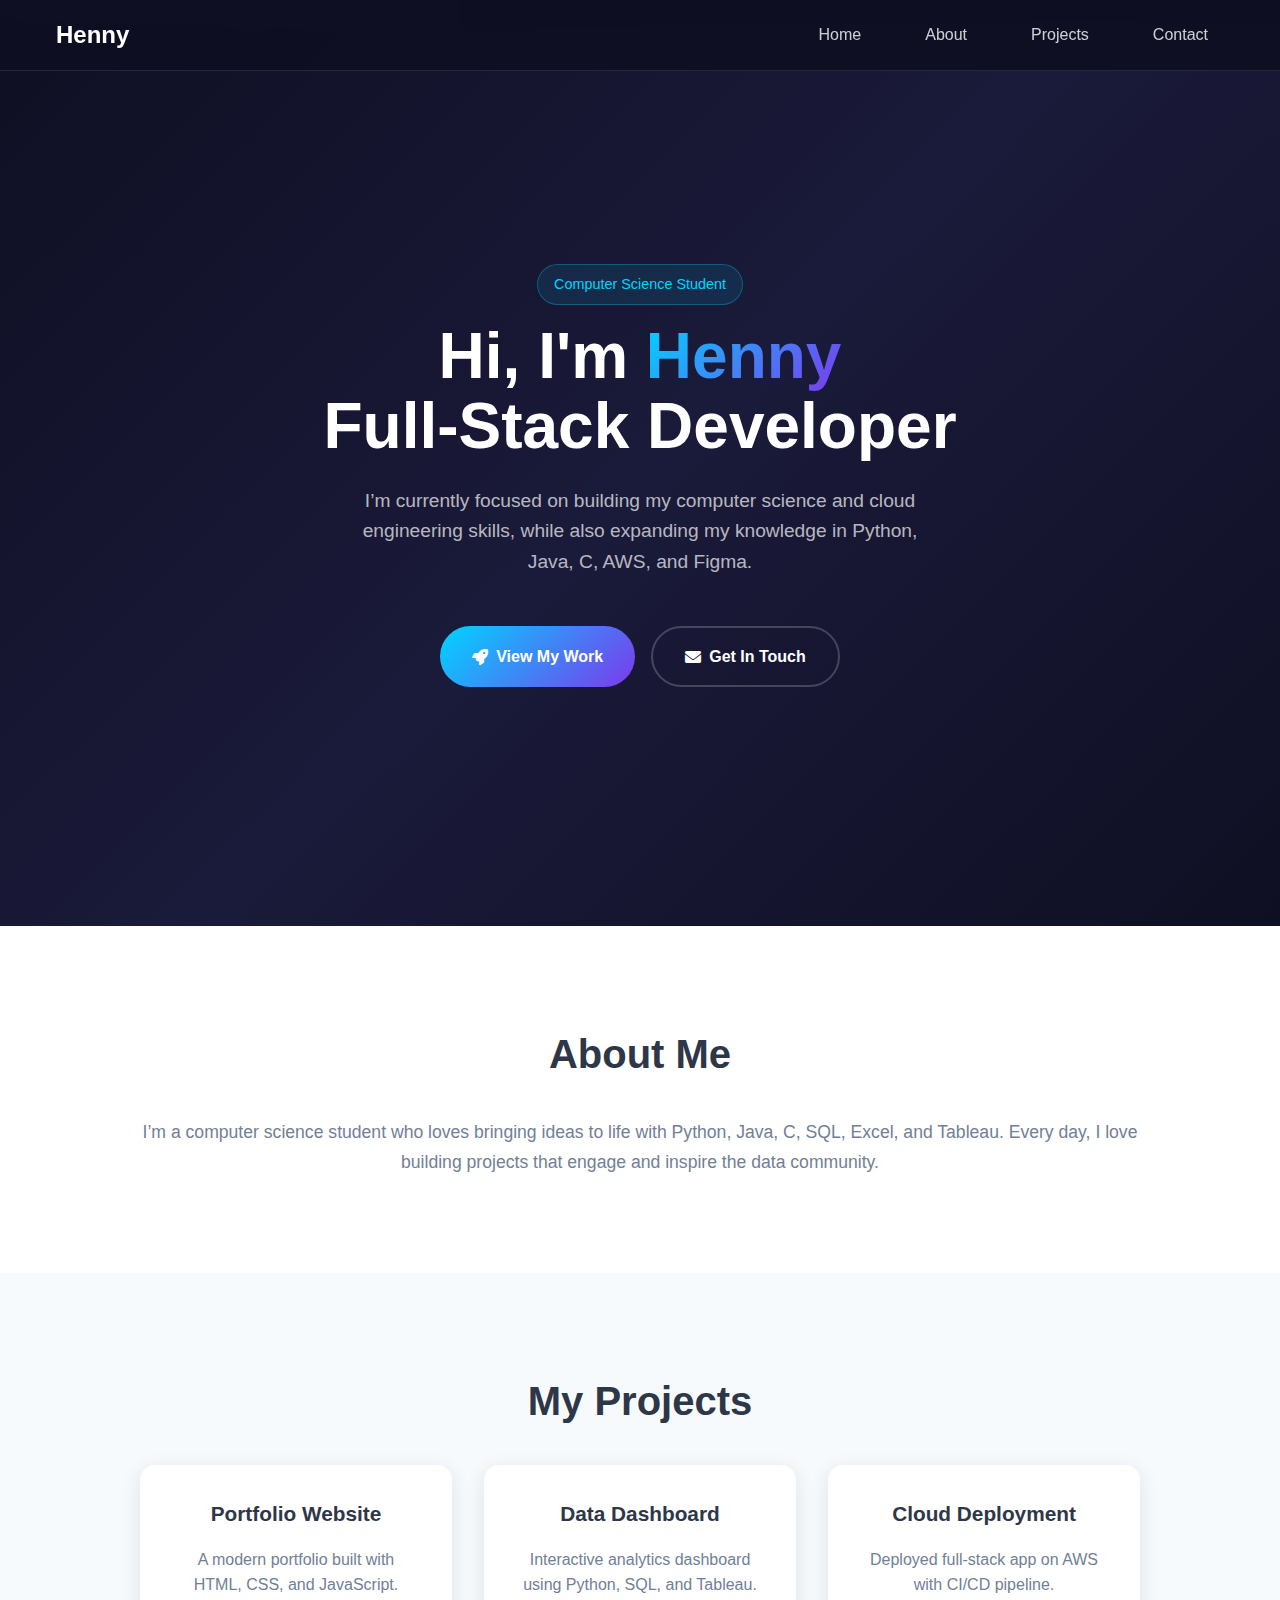
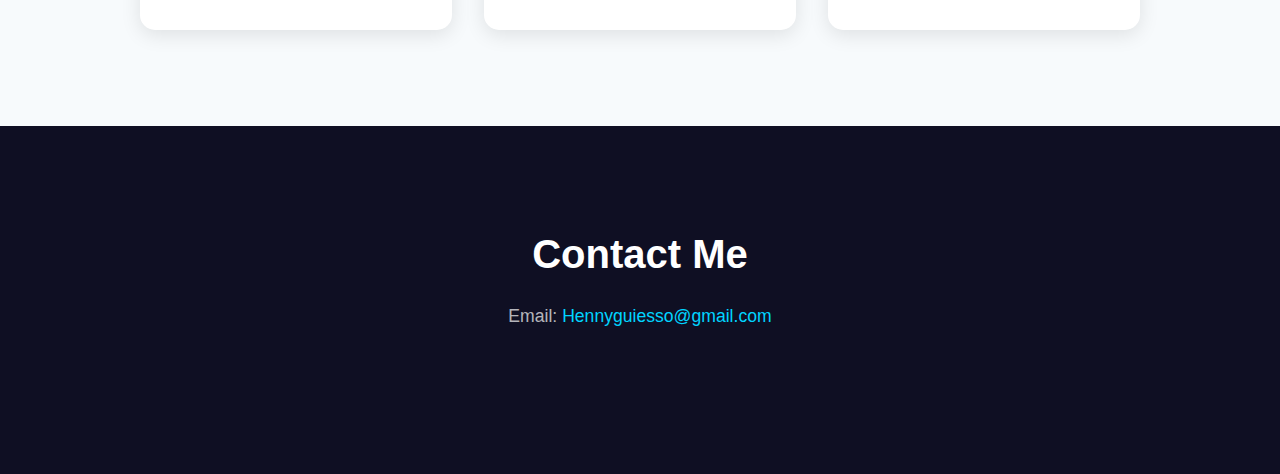
<file: index.html>
/* Here in the  we will have the skeleton/ structure of my website"*/
<!DOCTYPE html>
<html lang="en">
<head>
    <meta charset="UTF-8">
    <meta name="viewport" content="width=device-width, initial-scale=1.0">
    <title>Henny Guiesso - Portfolio</title>
    <link href="https://cdnjs.cloudflare.com/ajax/libs/font-awesome/6.0.0/css/all.min.css" rel="stylesheet">
    <link rel="stylesheet" href="style.css"> 
</head>
<body>
    <!-- Navigation -->
    <nav class="navbar">
        <div class="nav-container">
            <a href="#home" class="logo">Henny</a>
            <ul class="nav-links">
                <li><a href="#home">Home</a></li>
                <li><a href="#about">About</a></li>
                <li><a href="#projects">Projects</a></li>
                <li><a href="#contact">Contact</a></li>
            </ul>
        </div>
    </nav>
    

    <section class="hero" id="home">
        <div class="hero-content">
            <div class="hero-badge">Computer Science Student</div>
            <h1>Hi, I'm <span class="gradient-text">Henny</span><br>Full-Stack Developer</h1>
            <p>I’m currently focused on building my computer science and cloud engineering skills, while also expanding my knowledge in Python, Java, C, AWS, and Figma.</p>
            <div class="hero-buttons">
                <a href="#projects" class="btn btn-primary">
                    <i class="fas fa-rocket"></i> View My Work
                </a>
                <a href="#contact" class="btn btn-secondary">
                    <i class="fas fa-envelope"></i> Get In Touch
                </a>
            </div>
    
        </div>
    </section>

    <section class="about" id="about">
        <div class="section-container">
            <h2>About Me</h2>
            <p>I’m a computer science student who loves bringing ideas to life with Python, Java, C, SQL, Excel, and Tableau. Every day, I love building projects that engage and inspire the data community.</p>
        </div>
    </section>

    <section class="projects" id="projects">
        <div class="section-container">
            <h2>My Projects</h2>
            <div class="projects-grid">
                <div class="project-card">
                    <h3>Portfolio Website</h3>
                    <p>A modern portfolio built with HTML, CSS, and JavaScript.</p>
                </div>
                <div class="project-card">
                    <h3>Data Dashboard</h3>
                    <p>Interactive analytics dashboard using Python, SQL, and Tableau.</p>
                </div>
                <div class="project-card">
                    <h3>Cloud Deployment</h3>
                    <p>Deployed full-stack app on AWS with CI/CD pipeline.</p>
                </div>
            </div>
        </div>
    </section>

    <section class="contact" id="contact">
        <div class="section-container">
            <h2>Contact Me</h2>
            <p>Email: <a href="mailto:Hennyguiesso@gmail.com" style="color: #00d4ff; text-decoration: none;">Hennyguiesso@gmail.com</a></p>
        </div>
    </section>

    <script>
        
    // Smooth scrolling
    document.querySelectorAll('a[href^="#"]').forEach(anchor => {
        anchor.addEventListener('click', function (e) {
            e.preventDefault();
            const target = document.querySelector(this.getAttribute('href'));
            if (target) {
                target.scrollIntoView({
                    behavior: 'smooth',
                    block: 'start'
                });
            }
        });
    });

    // Keyboard navigation (your favorite feature!)
    let currentSection = 0;
    const sections = ['home', 'about', 'projects', 'contact'];
    // Track if the page is currently scrolling
let isScrolling = false;

function scrollToSection(index) {
    if (isScrolling) return; // prevent multiple rapid scrolls
    isScrolling = true;
    
    document.getElementById(sections[index]).scrollIntoView({
        behavior: 'smooth'
    });

    // Wait for the scroll to finish (approximation)
    setTimeout(() => {
        isScrolling = false;
        currentSection = index;
    }, 500); // 500ms matches typical smooth scroll duration
}


    document.addEventListener('keydown', function(event) {
        switch(event.key) {
            case 'ArrowRight':
            case 'ArrowDown':
                event.preventDefault();
                currentSection = (currentSection + 1) % sections.length;
                document.getElementById(sections[currentSection]).scrollIntoView({
                    behavior: 'smooth'
                });
                break;
                
            case 'ArrowLeft':
            case 'ArrowUp':
                event.preventDefault();
                currentSection = (currentSection - 1 + sections.length) % sections.length;
                document.getElementById(sections[currentSection]).scrollIntoView({
                    behavior: 'smooth'
                });
                break;
        }
    });
</script>

</body>
</html>
</file>
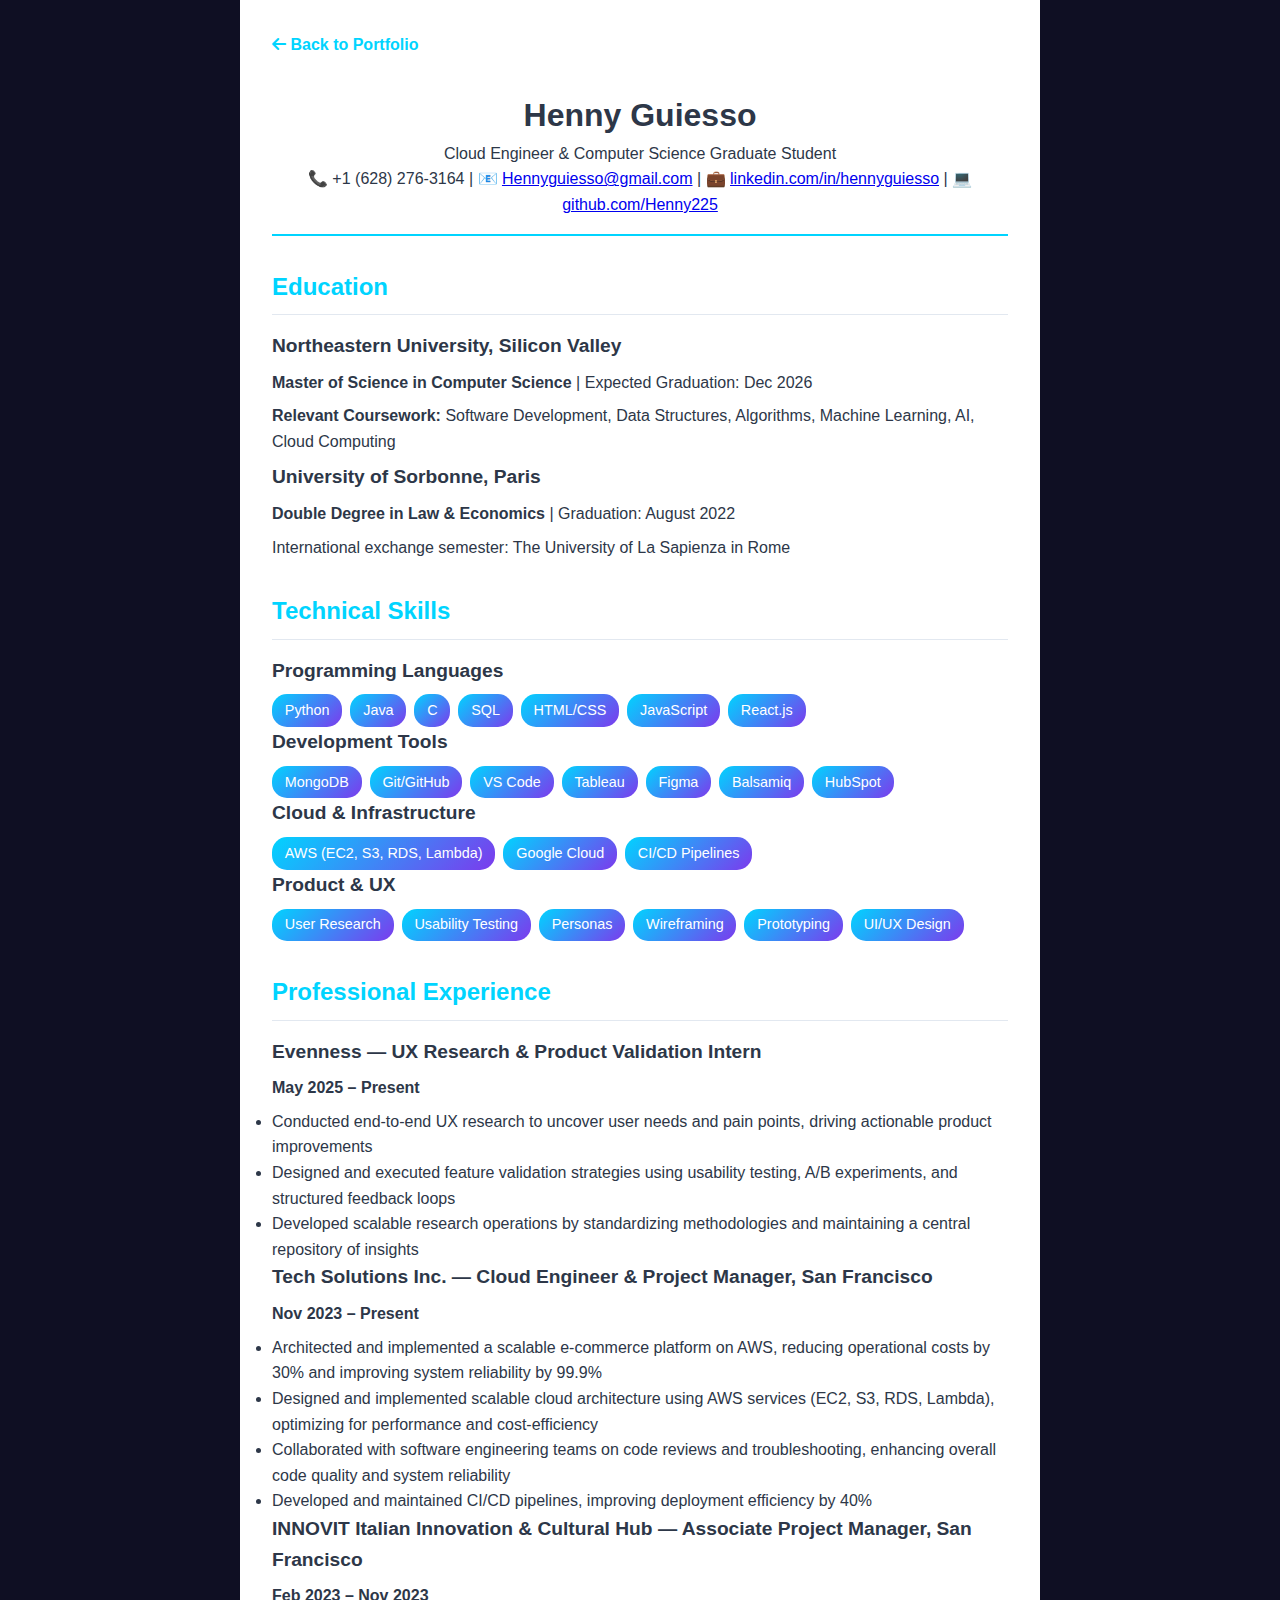
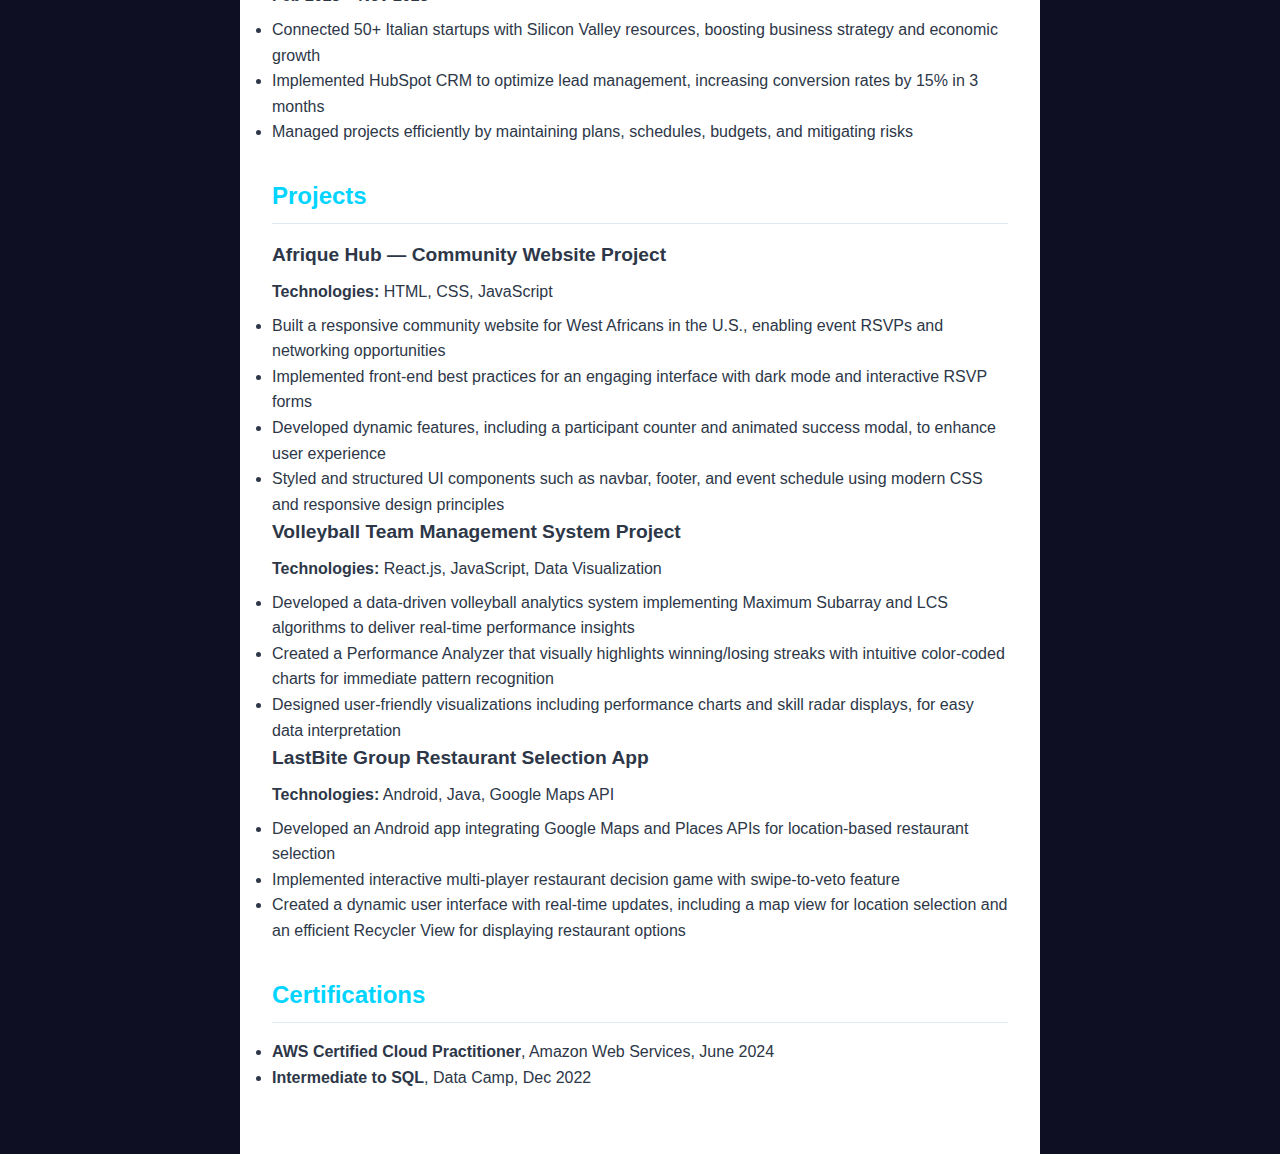
<file: resume.html>
<!DOCTYPE html>
<html lang="en">
<head>
    <meta charset="UTF-8">
    <meta name="viewport" content="width=device-width, initial-scale=1.0">
    <title>Henny Guiesso - Resume</title>
    <link href="https://cdnjs.cloudflare.com/ajax/libs/font-awesome/6.0.0/css/all.min.css" rel="stylesheet" crossorigin="anonymous">
    <link rel="stylesheet" href="style.css">
    <style>
        .resume-container {
            max-width: 800px;
            margin: 0 auto;
            padding: 2rem;
            background: white;
            color: #2d3748;
        }
        .resume-header {
            text-align: center;
            margin-bottom: 2rem;
            padding-bottom: 1rem;
            border-bottom: 2px solid #00d4ff;
        }
        .resume-section {
            margin-bottom: 2rem;
        }
        .resume-section h2 {
            color: #00d4ff;
            font-size: 1.5rem;
            margin-bottom: 1rem;
            border-bottom: 1px solid #e2e8f0;
            padding-bottom: 0.5rem;
        }
        .resume-section h3 {
            color: #2d3748;
            font-size: 1.2rem;
            margin-bottom: 0.5rem;
        }
        .resume-section p {
            margin-bottom: 0.5rem;
            line-height: 1.6;
        }
        .skills-list {
            display: flex;
            flex-wrap: wrap;
            gap: 0.5rem;
        }
        .skill-tag {
            background: linear-gradient(135deg, #00d4ff, #7c3aed);
            color: white;
            padding: 0.3rem 0.8rem;
            border-radius: 15px;
            font-size: 0.9rem;
        }
        .back-link {
            display: inline-block;
            margin-bottom: 2rem;
            color: #00d4ff;
            text-decoration: none;
            font-weight: 600;
        }
        .back-link:hover {
            text-decoration: underline;
        }
        @media print {
            .back-link { display: none; }
            .resume-container { box-shadow: none; }
        }
    </style>
</head>
<body>
    <div class="resume-container">
        <a href="index.html" class="back-link">
            <i class="fas fa-arrow-left"></i> Back to Portfolio
        </a>
        
        <div class="resume-header">
            <h1>Henny Guiesso</h1>
            <p>Cloud Engineer & Computer Science Graduate Student</p>
            <p>📞 +1 (628) 276-3164 | 📧 <a href="mailto:Hennyguiesso@gmail.com">Hennyguiesso@gmail.com</a> | 
               💼 <a href="https://linkedin.com/in/hennyguiesso" target="_blank">linkedin.com/in/hennyguiesso</a> | 
               💻 <a href="https://github.com/Henny225" target="_blank">github.com/Henny225</a></p>
        </div>

        <div class="resume-section">
            <h2>Education</h2>
            
            <h3>Northeastern University, Silicon Valley</h3>
            <p><strong>Master of Science in Computer Science</strong> | Expected Graduation: Dec 2026</p>
            <p><strong>Relevant Coursework:</strong> Software Development, Data Structures, Algorithms, Machine Learning, AI, Cloud Computing</p>
            
            <h3>University of Sorbonne, Paris</h3>
            <p><strong>Double Degree in Law & Economics</strong> | Graduation: August 2022</p>
            <p>International exchange semester: The University of La Sapienza in Rome</p>
        </div>

        <div class="resume-section">
            <h2>Technical Skills</h2>
            
            <h3>Programming Languages</h3>
            <div class="skills-list">
                <span class="skill-tag">Python</span>
                <span class="skill-tag">Java</span>
                <span class="skill-tag">C</span>
                <span class="skill-tag">SQL</span>
                <span class="skill-tag">HTML/CSS</span>
                <span class="skill-tag">JavaScript</span>
                <span class="skill-tag">React.js</span>
            </div>
            
            <h3>Development Tools</h3>
            <div class="skills-list">
                <span class="skill-tag">MongoDB</span>
                <span class="skill-tag">Git/GitHub</span>
                <span class="skill-tag">VS Code</span>
                <span class="skill-tag">Tableau</span>
                <span class="skill-tag">Figma</span>
                <span class="skill-tag">Balsamiq</span>
                <span class="skill-tag">HubSpot</span>
            </div>
            
            <h3>Cloud & Infrastructure</h3>
            <div class="skills-list">
                <span class="skill-tag">AWS (EC2, S3, RDS, Lambda)</span>
                <span class="skill-tag">Google Cloud</span>
                <span class="skill-tag">CI/CD Pipelines</span>
            </div>
            
            <h3>Product & UX</h3>
            <div class="skills-list">
                <span class="skill-tag">User Research</span>
                <span class="skill-tag">Usability Testing</span>
                <span class="skill-tag">Personas</span>
                <span class="skill-tag">Wireframing</span>
                <span class="skill-tag">Prototyping</span>
                <span class="skill-tag">UI/UX Design</span>
            </div>
        </div>

        <div class="resume-section">
            <h2>Professional Experience</h2>
            
            <h3>Evenness — UX Research & Product Validation Intern</h3>
            <p><strong>May 2025 – Present</strong></p>
            <ul>
                <li>Conducted end-to-end UX research to uncover user needs and pain points, driving actionable product improvements</li>
                <li>Designed and executed feature validation strategies using usability testing, A/B experiments, and structured feedback loops</li>
                <li>Developed scalable research operations by standardizing methodologies and maintaining a central repository of insights</li>
            </ul>
            
            <h3>Tech Solutions Inc. — Cloud Engineer & Project Manager, San Francisco</h3>
            <p><strong>Nov 2023 – Present</strong></p>
            <ul>
                <li>Architected and implemented a scalable e-commerce platform on AWS, reducing operational costs by 30% and improving system reliability by 99.9%</li>
                <li>Designed and implemented scalable cloud architecture using AWS services (EC2, S3, RDS, Lambda), optimizing for performance and cost-efficiency</li>
                <li>Collaborated with software engineering teams on code reviews and troubleshooting, enhancing overall code quality and system reliability</li>
                <li>Developed and maintained CI/CD pipelines, improving deployment efficiency by 40%</li>
            </ul>
            
            <h3>INNOVIT Italian Innovation & Cultural Hub — Associate Project Manager, San Francisco</h3>
            <p><strong>Feb 2023 – Nov 2023</strong></p>
            <ul>
                <li>Connected 50+ Italian startups with Silicon Valley resources, boosting business strategy and economic growth</li>
                <li>Implemented HubSpot CRM to optimize lead management, increasing conversion rates by 15% in 3 months</li>
                <li>Managed projects efficiently by maintaining plans, schedules, budgets, and mitigating risks</li>
            </ul>
        </div>

        <div class="resume-section">
            <h2>Projects</h2>
            
            <h3>Afrique Hub — Community Website Project</h3>
            <p><strong>Technologies:</strong> HTML, CSS, JavaScript</p>
            <ul>
                <li>Built a responsive community website for West Africans in the U.S., enabling event RSVPs and networking opportunities</li>
                <li>Implemented front-end best practices for an engaging interface with dark mode and interactive RSVP forms</li>
                <li>Developed dynamic features, including a participant counter and animated success modal, to enhance user experience</li>
                <li>Styled and structured UI components such as navbar, footer, and event schedule using modern CSS and responsive design principles</li>
            </ul>
            
            <h3>Volleyball Team Management System Project</h3>
            <p><strong>Technologies:</strong> React.js, JavaScript, Data Visualization</p>
            <ul>
                <li>Developed a data-driven volleyball analytics system implementing Maximum Subarray and LCS algorithms to deliver real-time performance insights</li>
                <li>Created a Performance Analyzer that visually highlights winning/losing streaks with intuitive color-coded charts for immediate pattern recognition</li>
                <li>Designed user-friendly visualizations including performance charts and skill radar displays, for easy data interpretation</li>
            </ul>
            
            <h3>LastBite Group Restaurant Selection App</h3>
            <p><strong>Technologies:</strong> Android, Java, Google Maps API</p>
            <ul>
                <li>Developed an Android app integrating Google Maps and Places APIs for location-based restaurant selection</li>
                <li>Implemented interactive multi-player restaurant decision game with swipe-to-veto feature</li>
                <li>Created a dynamic user interface with real-time updates, including a map view for location selection and an efficient Recycler View for displaying restaurant options</li>
            </ul>
        </div>

        <div class="resume-section">
            <h2>Certifications</h2>
            <ul>
                <li><strong>AWS Certified Cloud Practitioner</strong>, Amazon Web Services, June 2024</li>
                <li><strong>Intermediate to SQL</strong>, Data Camp, Dec 2022</li>
            </ul>
        </div>
    </div>
</body>
</html>
</file>
<file: style.css>
/* this is the "clothes/design " of the website */
/* Reset default styles */

* {
    margin: 0;
    padding: 0;
    box-sizing: border-box;
}

body {
    font-family: 'Segoe UI', Tahoma, Geneva, Verdana, sans-serif;
    line-height: 1.6;
    color: #2d3748;
    background: #0f0f23;
}

/* Navigation */
.navbar {
    background: rgba(15, 15, 35, 0.95);
    backdrop-filter: blur(10px);
    border-bottom: 1px solid rgba(255, 255, 255, 0.1);
    padding: 1rem;
    position: fixed;
    top: 0;
    width: 100%;
    z-index: 1000;
}

.nav-container {
    display: flex;
    justify-content: space-between;
    align-items: center;
    max-width: 1200px;
    margin: 0 auto;
    padding: 0 1rem;
}

.logo {
    color: #fff;
    text-decoration: none;
    font-size: 1.5rem;
    font-weight: 700;
}

.nav-links {
    display: flex;
    list-style: none;
    gap: 2rem;
}

.nav-links a {
    color: rgba(255, 255, 255, 0.8);
    text-decoration: none;
    font-weight: 500;
    transition: all 0.3s ease;
    padding: 0.5rem 1rem;
    border-radius: 20px;
}

.nav-links a:hover {
    color: #00d4ff;
    background: rgba(0, 212, 255, 0.1);
}

/* Hero section */
.hero {
    min-height: 100vh;
    display: flex;
    align-items: center;
    justify-content: center;
    text-align: center;
    background: linear-gradient(135deg, #0f0f23 0%, #1a1a3a 50%, #0f0f23 100%);
    position: relative;
}

.hero-content {
    max-width: 800px;
    z-index: 2;
}

.hero-badge {
    display: inline-block;
    padding: 0.5rem 1rem;
    background: rgba(0, 212, 255, 0.1);
    border: 1px solid rgba(0, 212, 255, 0.3);
    border-radius: 50px;
    color: #00d4ff;
    font-size: 0.9rem;
    font-weight: 500;
    margin-bottom: 1rem;
}

.portfolio-badge {
    display: inline-block;
    padding: 0.3rem 0.8rem;
    background: linear-gradient(135deg, #7c3aed, #00d4ff);
    border-radius: 20px;
    color: white;
    font-size: 0.8rem;
    font-weight: 700;
    letter-spacing: 1px;
    margin-bottom: 1.5rem;
    box-shadow: 0 4px 15px rgba(124, 58, 237, 0.3);
}

.hero h1 {
    color: #fff;
    font-size: clamp(2.5rem, 6vw, 4rem);
    font-weight: 800;
    margin-bottom: 1.5rem;
    line-height: 1.1;
}

.gradient-text {
    background: linear-gradient(135deg, #00d4ff, #7c3aed);
    -webkit-background-clip: text;
    -webkit-text-fill-color: transparent;
    background-clip: text;
}

.hero p {
    color: rgba(255, 255, 255, 0.7);
    font-size: 1.2rem;
    margin-bottom: 3rem;
    max-width: 600px;
    margin-left: auto;
    margin-right: auto;
}

.hero-buttons {
    display: flex;
    gap: 1rem;
    justify-content: center;
    flex-wrap: wrap;
}

.btn {
    padding: 1rem 2rem;
    border-radius: 50px;
    font-weight: 600;
    text-decoration: none;
    transition: all 0.3s ease;
    display: inline-flex;
    align-items: center;
    gap: 0.5rem;
}

.btn-primary {
    background: linear-gradient(135deg, #00d4ff, #7c3aed);
    color: white;
}

.btn-primary:hover {
    transform: translateY(-3px);
    box-shadow: 0 10px 25px rgba(0, 212, 255, 0.3);
}

.btn-secondary {
    background: transparent;
    color: #fff;
    border: 2px solid rgba(255, 255, 255, 0.2);
}

.btn-secondary:hover {
    background: rgba(255, 255, 255, 0.1);
    transform: translateY(-3px);
}

/* Sections */
.about, .projects, .skills, .contact {
    padding: 6rem 2rem;
}

.section-container {
    max-width: 1000px;
    margin: 0 auto;
    text-align: center;
}

/* About section */
.about {
    background: #fff;
}

.about h2 {
    color: #2d3748;
    font-size: 2.5rem;
    font-weight: 800;
    margin-bottom: 2rem;
}

.about p {
    color: #718096;
    font-size: 1.1rem;
    line-height: 1.7;
}

/* Projects section */
.projects {
    background: #f7fafc;
}

/* Skills section */
.skills {
    background: #fff;
}

.skills h2 {
    color: #2d3748;
    font-size: 2.5rem;
    font-weight: 800;
    margin-bottom: 3rem;
}

.skills-grid {
    display: grid;
    grid-template-columns: repeat(auto-fit, minmax(300px, 1fr));
    gap: 2rem;
    margin-top: 2rem;
}

.skill-category {
    background: #f7fafc;
    border-radius: 15px;
    padding: 2rem;
    text-align: left;
}

.skill-category h3 {
    color: #2d3748;
    font-size: 1.3rem;
    font-weight: 700;
    margin-bottom: 1.5rem;
    text-align: center;
}

.skill-items {
    display: flex;
    flex-wrap: wrap;
    gap: 0.75rem;
    justify-content: center;
}

.skill-item {
    display: inline-block;
    padding: 0.5rem 1rem;
    background: linear-gradient(135deg, #00d4ff, #7c3aed);
    color: white;
    border-radius: 25px;
    font-size: 0.9rem;
    font-weight: 600;
    transition: transform 0.2s ease;
}

.skill-item:hover {
    transform: translateY(-2px);
}

.projects h2 {
    color: #2d3748;
    font-size: 2.5rem;
    font-weight: 800;
    margin-bottom: 2rem;
}

.projects-grid {
    display: grid;
    grid-template-columns: repeat(auto-fit, minmax(300px, 1fr));
    gap: 2rem;
    margin-top: 2rem;
}

.project-card {
    background: white;
    border-radius: 15px;
    padding: 2rem;
    box-shadow: 0 5px 20px rgba(0, 0, 0, 0.1);
    transition: transform 0.3s ease;
}

.project-card:hover {
    transform: translateY(-5px);
}

.project-card h3 {
    color: #2d3748;
    font-size: 1.3rem;
    font-weight: 700;
    margin-bottom: 1rem;
}

.project-card p {
    color: #718096;
    line-height: 1.6;
}

/* Project extras: tech badges and links */
.project-desc {
    margin-bottom: 1rem;
}

.project-tech {
    display: flex;
    flex-wrap: wrap;
    gap: 0.5rem;
    margin-bottom: 1rem;
}

.tech-badge {
    display: inline-block;
    padding: 0.35rem 0.65rem;
    border-radius: 999px;
    font-size: 0.8rem;
    font-weight: 600;
    color: #1a202c;
    background: #ebf8ff;
    border: 1px solid #bee3f8;
}

.project-links {
    display: flex;
    gap: 0.75rem;
    margin-top: 0.5rem;
}

.project-link {
    display: inline-flex;
    align-items: center;
    gap: 0.4rem;
    padding: 0.5rem 0.9rem;
    border-radius: 10px;
    text-decoration: none;
    font-weight: 600;
    color: #2d3748;
    background: #edf2f7;
    border: 1px solid #e2e8f0;
    transition: transform 0.2s ease, background 0.2s ease;
}

.project-link:hover {
    transform: translateY(-2px);
    background: #e6f6ff;
}

.project-link.demo {
    color: #fff;
    background: linear-gradient(135deg, #00d4ff, #7c3aed);
    border: none;
}

.project-link.demo:hover {
    box-shadow: 0 8px 20px rgba(0, 212, 255, 0.25);
}

/* Contact section */
.contact {
    background: #0f0f23;
    color: white;
}

.contact h2 {
    color: white;
    font-size: 2.5rem;
    font-weight: 800;
    margin-bottom: 1rem;
}

.contact > .section-container > p {
    color: rgba(255, 255, 255, 0.7);
    font-size: 1.1rem;
    margin-bottom: 3rem;
}

.contact-content {
    display: grid;
    grid-template-columns: 1fr auto;
    gap: 3rem;
    align-items: center;
    max-width: 800px;
    margin: 0 auto;
}

.contact-info {
    text-align: left;
}

.contact-item {
    display: flex;
    align-items: center;
    gap: 1rem;
    margin-bottom: 1.5rem;
    font-size: 1.1rem;
}

.contact-item i {
    color: #00d4ff;
    font-size: 1.3rem;
    width: 20px;
}

.contact-item a {
    color: rgba(255, 255, 255, 0.8);
    text-decoration: none;
    transition: color 0.3s ease;
}

.contact-item a:hover {
    color: #00d4ff;
}

.resume-download {
    text-align: center;
}

/* Resume link in navbar */
.resume-link {
    background: linear-gradient(135deg, #00d4ff, #7c3aed) !important;
    color: white !important;
    padding: 0.5rem 1rem !important;
    border-radius: 20px !important;
    font-weight: 600 !important;
    transition: all 0.3s ease !important;
}

.resume-link:hover {
    transform: translateY(-2px) !important;
    box-shadow: 0 5px 15px rgba(0, 212, 255, 0.3) !important;
}

/* Responsive */
@media (max-width: 768px) {
    .hero-buttons {
        flex-direction: column;
        align-items: center;
    }
    
    .projects-grid {
        grid-template-columns: 1fr;
    }
    
    .skills-grid {
        grid-template-columns: 1fr;
    }
    
    .contact-content {
        grid-template-columns: 1fr;
        text-align: center;
        gap: 2rem;
    }
    
    .contact-info {
        text-align: center;
    }
    
    .nav-links {
        flex-wrap: wrap;
        gap: 1rem;
    }
}

/* Footer */
.footer {
    background: #0f0f23;
    color: rgba(255, 255, 255, 0.7);
    text-align: center;
    padding: 2rem 1rem;
    border-top: 1px solid rgba(255, 255, 255, 0.1);
}

.footer-content p {
    margin: 0.5rem 0;
    font-size: 0.9rem;
}

.footer-content p:first-child {
    font-weight: 600;
    color: #00d4ff;
}
</file>
